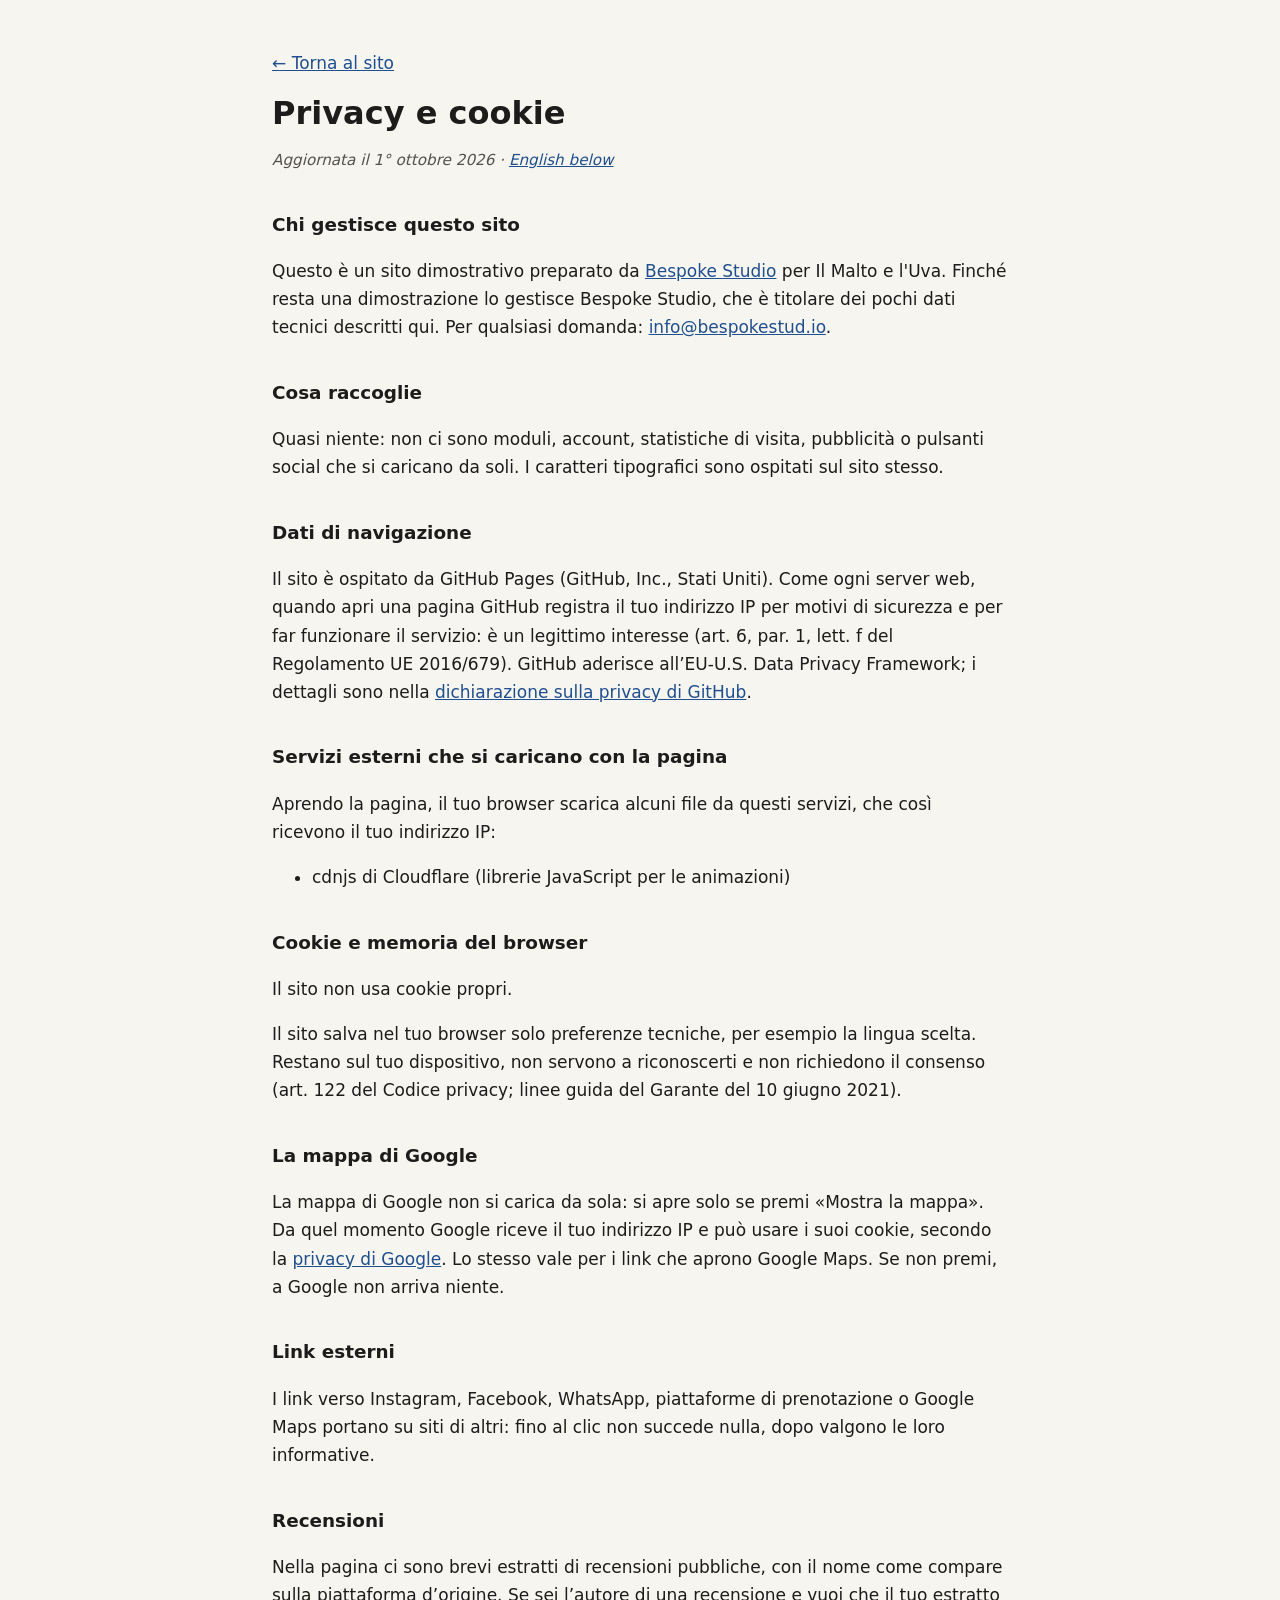
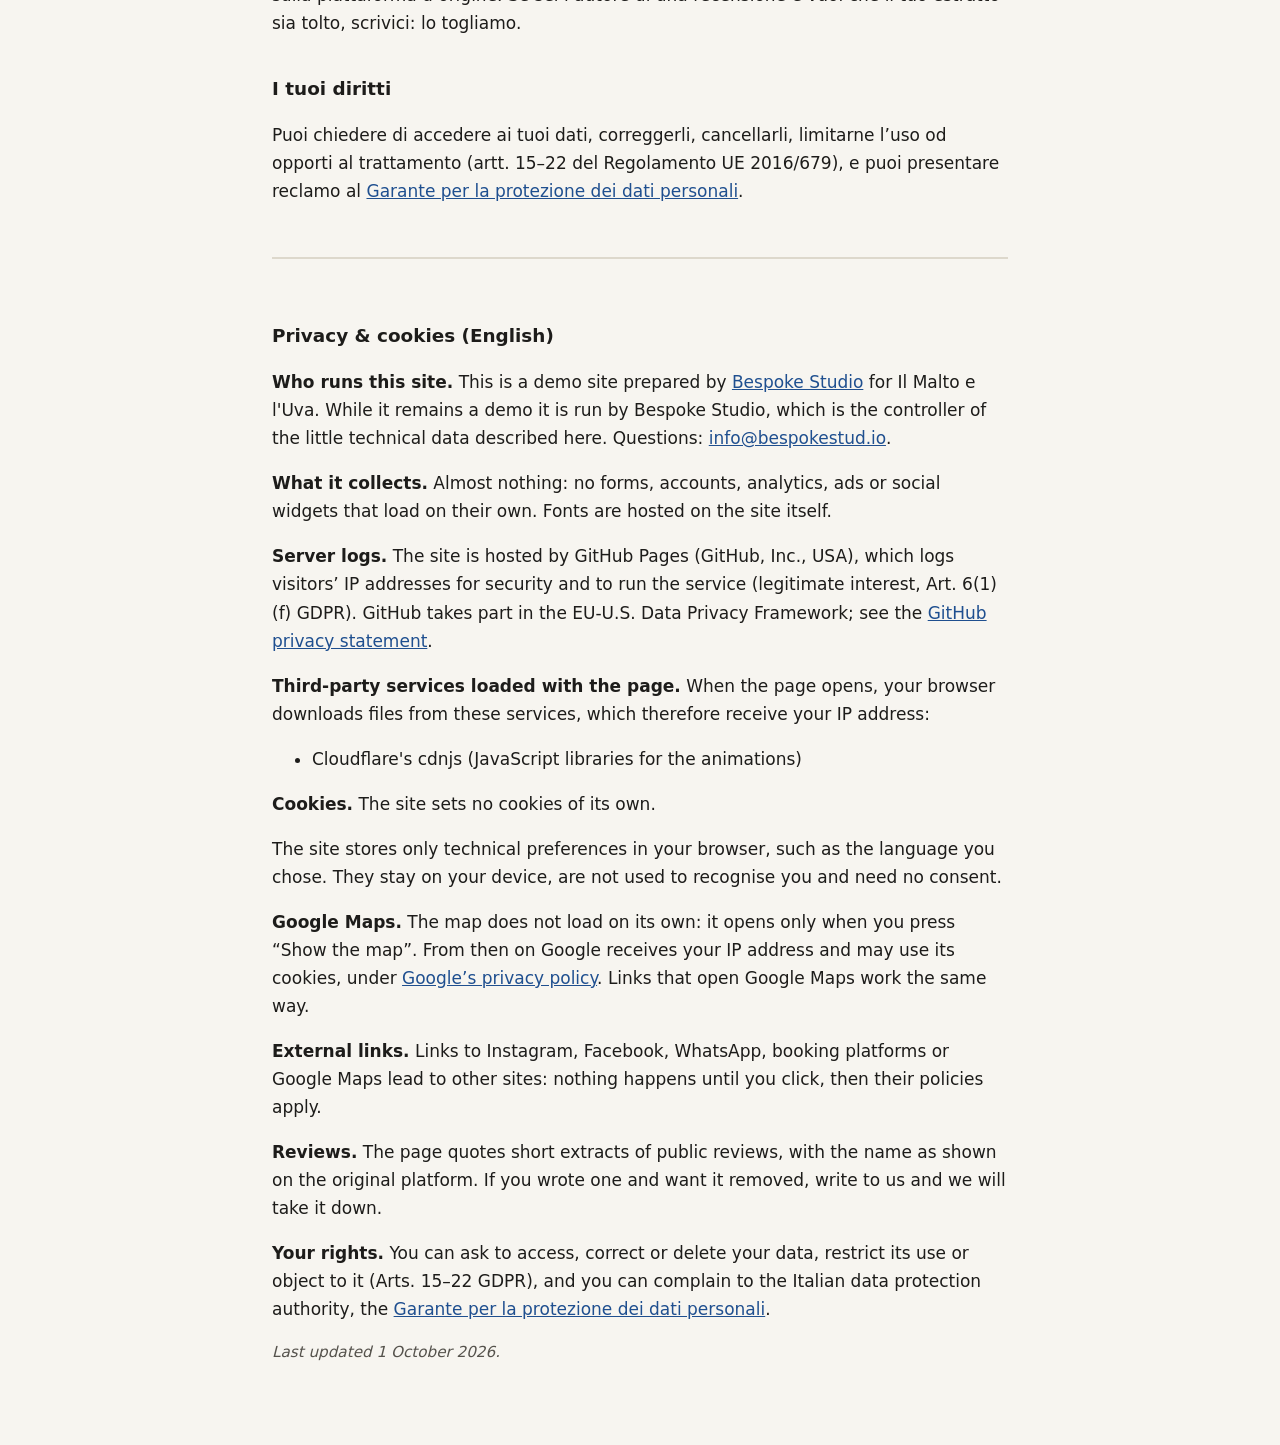
<file: privacy.html>
<!DOCTYPE html>
<html lang="it">
<head>
  <meta charset="UTF-8">
  <meta name="viewport" content="width=device-width, initial-scale=1.0">
  <meta name="robots" content="noindex">
  <title>Privacy e cookie · Il Malto e l'Uva</title>
  <meta name="description" content="Informativa privacy e cookie del sito Il Malto e l'Uva.">
  <style>
    body { margin: 0; background: #f7f5f0; color: #1d1c1a; font: 17px/1.65 system-ui, -apple-system, "Segoe UI", Roboto, sans-serif; }
    main { max-width: 46rem; margin: 0 auto; padding: 32px 20px 64px; }
    h1 { font-size: 2rem; line-height: 1.2; margin: 0.4em 0 0.2em; }
    h2 { font-size: 1.15rem; margin: 2em 0 0.4em; }
    a { color: #1f4f8f; }
    .data { color: #55524c; font-style: italic; font-size: 0.95rem; }
    .en { margin-top: 3em; padding-top: 1.5em; border-top: 2px solid #ddd8cc; }
    code { font-size: 0.9em; background: #ebe7dc; padding: 0 4px; border-radius: 3px; }
  </style>
</head>
<body>
<main>
  <p><a href="index.html">← Torna al sito</a></p>
  <h1>Privacy e cookie</h1>
  <p class="data">Aggiornata il 1° ottobre 2026 · <a href="#english" lang="en">English below</a></p>
  <h2>Chi gestisce questo sito</h2>
  <p>Questo è un sito dimostrativo preparato da <a href="https://bespokestud.io" rel="noopener">Bespoke Studio</a> per Il Malto e l'Uva. Finché resta una dimostrazione lo gestisce Bespoke Studio, che è titolare dei pochi dati tecnici descritti qui. Per qualsiasi domanda: <a href="mailto:info@bespokestud.io">info@bespokestud.io</a>.</p>
  <h2>Cosa raccoglie</h2>
  <p>Quasi niente: non ci sono moduli, account, statistiche di visita, pubblicità o pulsanti social che si caricano da soli. I caratteri tipografici sono ospitati sul sito stesso.</p>
  <h2>Dati di navigazione</h2>
  <p>Il sito è ospitato da GitHub Pages (GitHub, Inc., Stati Uniti). Come ogni server web, quando apri una pagina GitHub registra il tuo indirizzo IP per motivi di sicurezza e per far funzionare il servizio: è un legittimo interesse (art. 6, par. 1, lett. f del Regolamento UE 2016/679). GitHub aderisce all’EU-U.S. Data Privacy Framework; i dettagli sono nella <a href="https://docs.github.com/site-policy/privacy-policies/github-general-privacy-statement" rel="noopener">dichiarazione sulla privacy di GitHub</a>.</p>
  <h2>Servizi esterni che si caricano con la pagina</h2>
  <p>Aprendo la pagina, il tuo browser scarica alcuni file da questi servizi, che così ricevono il tuo indirizzo IP:</p>
  <ul><li>cdnjs di Cloudflare (librerie JavaScript per le animazioni)</li></ul>
  <h2>Cookie e memoria del browser</h2>
  <p>Il sito non usa cookie propri.</p>
  <p>Il sito salva nel tuo browser solo preferenze tecniche, per esempio la lingua scelta. Restano sul tuo dispositivo, non servono a riconoscerti e non richiedono il consenso (art. 122 del Codice privacy; linee guida del Garante del 10 giugno 2021).</p>
  <h2>La mappa di Google</h2>
  <p>La mappa di Google non si carica da sola: si apre solo se premi «Mostra la mappa». Da quel momento Google riceve il tuo indirizzo IP e può usare i suoi cookie, secondo la <a href="https://policies.google.com/privacy?hl=it" rel="noopener">privacy di Google</a>. Lo stesso vale per i link che aprono Google Maps. Se non premi, a Google non arriva niente.</p>
  <h2>Link esterni</h2>
  <p>I link verso Instagram, Facebook, WhatsApp, piattaforme di prenotazione o Google Maps portano su siti di altri: fino al clic non succede nulla, dopo valgono le loro informative.</p>
  <h2>Recensioni</h2>
  <p>Nella pagina ci sono brevi estratti di recensioni pubbliche, con il nome come compare sulla piattaforma d’origine. Se sei l’autore di una recensione e vuoi che il tuo estratto sia tolto, scrivici: lo togliamo.</p>
  <h2>I tuoi diritti</h2>
  <p>Puoi chiedere di accedere ai tuoi dati, correggerli, cancellarli, limitarne l’uso od opporti al trattamento (artt. 15–22 del Regolamento UE 2016/679), e puoi presentare reclamo al <a href="https://www.garanteprivacy.it" rel="noopener">Garante per la protezione dei dati personali</a>.</p>
  <div class="en" id="english" lang="en">
    <h2>Privacy &amp; cookies (English)</h2>
    <p><strong>Who runs this site.</strong> This is a demo site prepared by <a href="https://bespokestud.io" rel="noopener">Bespoke Studio</a> for Il Malto e l'Uva. While it remains a demo it is run by Bespoke Studio, which is the controller of the little technical data described here. Questions: <a href="mailto:info@bespokestud.io">info@bespokestud.io</a>.</p>
    <p><strong>What it collects.</strong> Almost nothing: no forms, accounts, analytics, ads or social widgets that load on their own. Fonts are hosted on the site itself.</p>
    <p><strong>Server logs.</strong> The site is hosted by GitHub Pages (GitHub, Inc., USA), which logs visitors’ IP addresses for security and to run the service (legitimate interest, Art. 6(1)(f) GDPR). GitHub takes part in the EU-U.S. Data Privacy Framework; see the <a href="https://docs.github.com/site-policy/privacy-policies/github-general-privacy-statement" rel="noopener">GitHub privacy statement</a>.</p>
    <p><strong>Third-party services loaded with the page.</strong> When the page opens, your browser downloads files from these services, which therefore receive your IP address:</p><ul><li>Cloudflare's cdnjs (JavaScript libraries for the animations)</li></ul>
    <p><strong>Cookies.</strong> The site sets no cookies of its own.</p>
    <p>The site stores only technical preferences in your browser, such as the language you chose. They stay on your device, are not used to recognise you and need no consent.</p>
    <p><strong>Google Maps.</strong> The map does not load on its own: it opens only when you press “Show the map”. From then on Google receives your IP address and may use its cookies, under <a href="https://policies.google.com/privacy?hl=en" rel="noopener">Google’s privacy policy</a>. Links that open Google Maps work the same way.</p>
    <p><strong>External links.</strong> Links to Instagram, Facebook, WhatsApp, booking platforms or Google Maps lead to other sites: nothing happens until you click, then their policies apply.</p>
    <p><strong>Reviews.</strong> The page quotes short extracts of public reviews, with the name as shown on the original platform. If you wrote one and want it removed, write to us and we will take it down.</p>
    <p><strong>Your rights.</strong> You can ask to access, correct or delete your data, restrict its use or object to it (Arts. 15–22 GDPR), and you can complain to the Italian data protection authority, the <a href="https://www.garanteprivacy.it" rel="noopener">Garante per la protezione dei dati personali</a>.</p>
    <p class="data">Last updated 1 October 2026.</p>
  </div>
</main>
</body>
</html>
</file>
